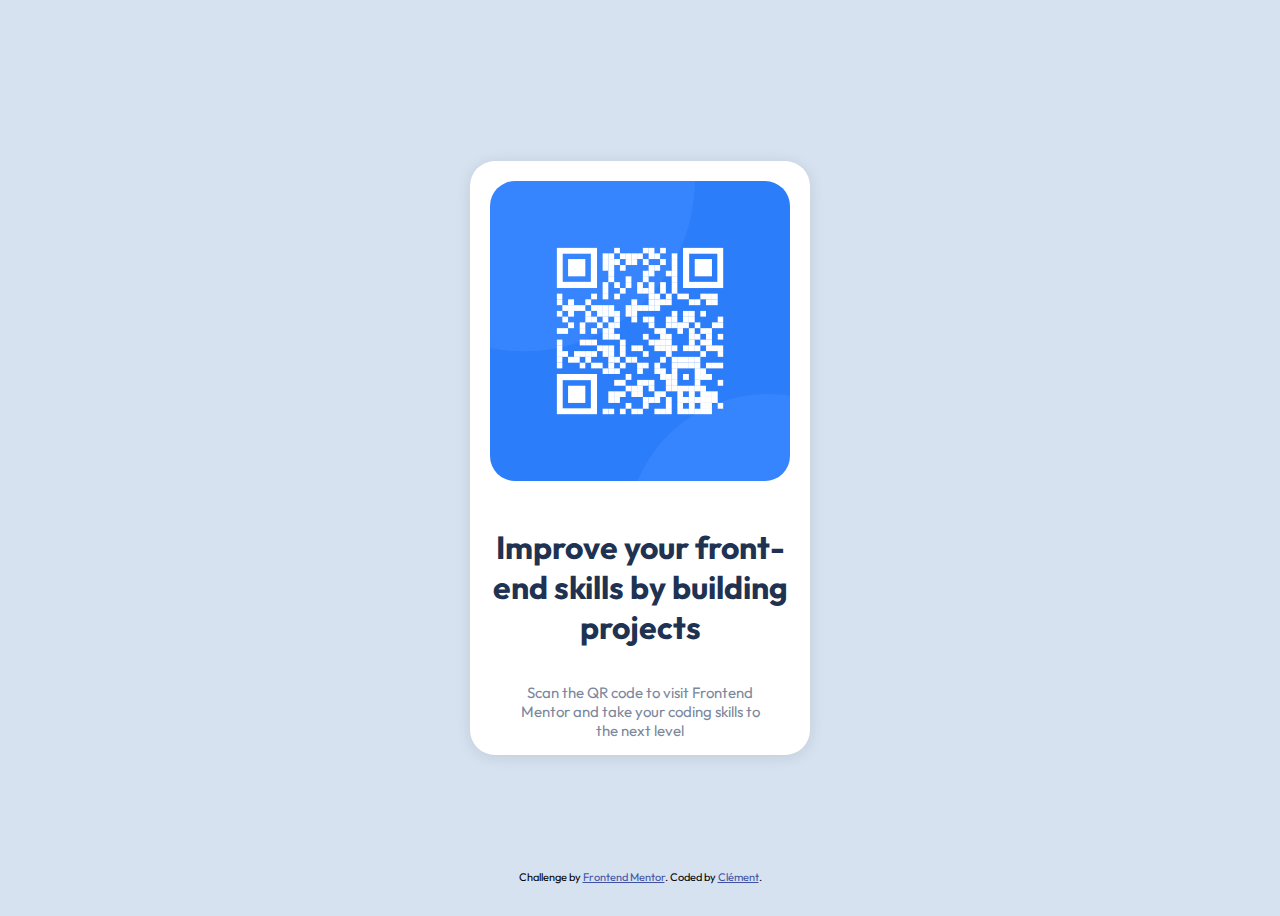
<file: qr-code-component/index.html>
<!DOCTYPE html>
<html lang="en">
	<head>
		<meta charset="UTF-8">
		<meta name="viewport" content="width=device-width, initial-scale=1.0" /> <!-- displays site properly based on user's device -->

		<link rel="icon" type="image/png" sizes="32x32" href="./images/favicon-32x32.png" />
		<link rel="stylesheet" href="./style.css" />

		<link rel="preconnect" href="https://fonts.googleapis.com" />
		<link rel="preconnect" href="https://fonts.gstatic.com" crossorigin />
		<link href="https://fonts.googleapis.com/css2?family=Outfit:wght@400;700&display=swap" rel="stylesheet" />

		<title>Frontend Mentor | QR code component</title>
	</head>

	<body>
		<main class="container">
			<div class="image-container">
				<img src="./images/image-qr-code.png" alt="qr-code" />
			</div>

			<div class="text-container">
				<h1>Improve your front-end skills by building projects</h1>

				<p>Scan the QR code to visit Frontend Mentor and take your coding skills to the next level</p>
			</div>
		</main>

		<footer class="attribution">
			Challenge by <a href="https://www.frontendmentor.io?ref=challenge" target="_blank">Frontend Mentor</a>. 
			Coded by <a href="https://github.com/clement-jny">Clément</a>.
		</footer>
	</body>
</html>
</file>
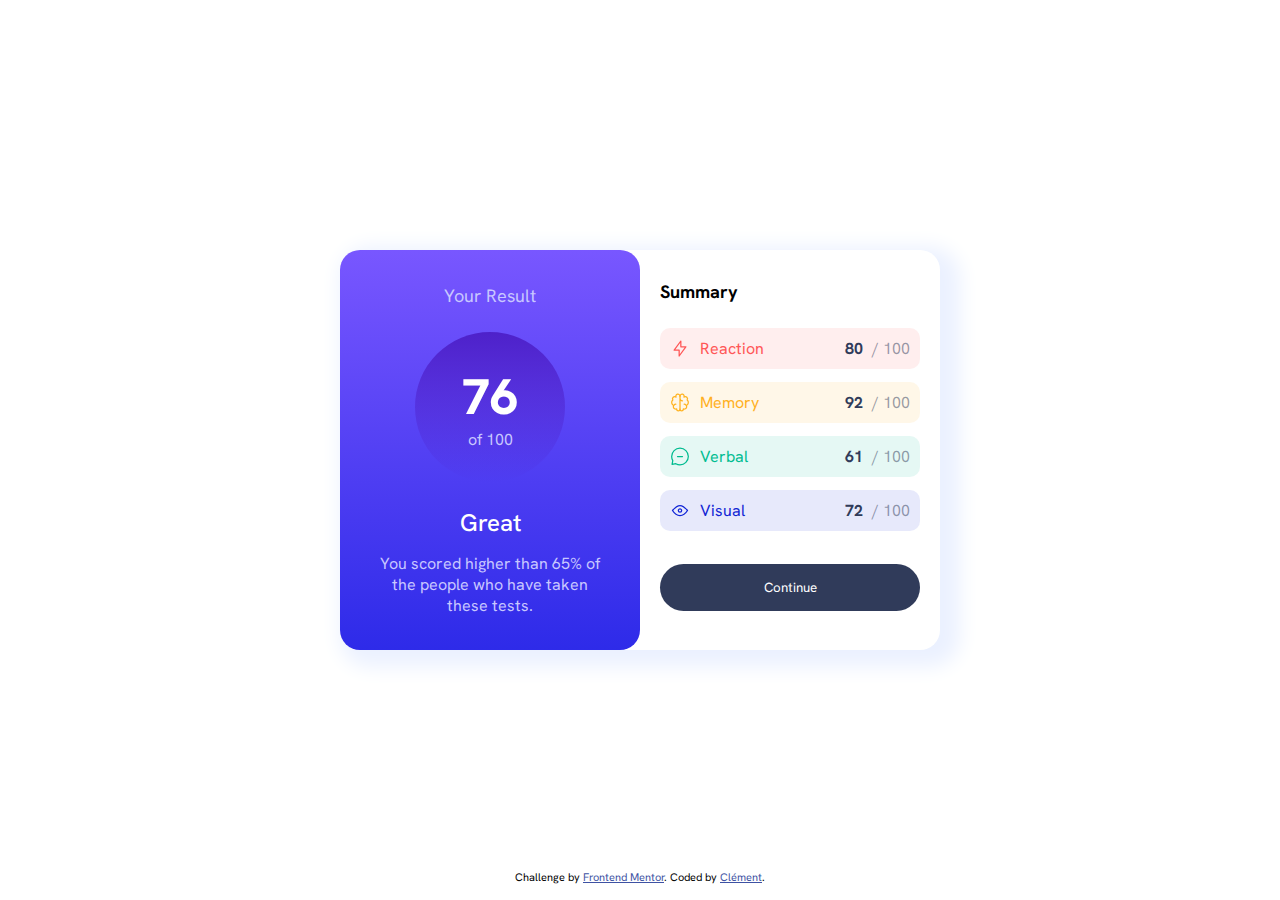
<file: results-summary-component/index.html>
<!DOCTYPE html>
<html lang="en">

<head>
	<meta charset="UTF-8" />
	<meta name="viewport" content="width=device-width, initial-scale=1.0" />
	<!-- displays site properly based on user's device -->

	<link rel="icon" type="image/png" sizes="32x32" href="./assets/favicon-32x32.png" />
	<link rel="stylesheet" href="./style.css" />

	<title>Frontend Mentor | Results summary component</title>
</head>

<body>
	<main class="container">
		<div class="container__left-board">
			<p class="left-board__result">Your Result</p>

			<div class="left-board__score">
				<h1>76</h1>
				<p>of 100</p>
			</div>

			<div class="left-board__text">
				<h2>Great</h2>
				<p>You scored higher than 65% of the people who have taken these tests.</p>
			</div>
		</div>

		<div class="container__right-board">
			<p class="right-board__summary">Summary</p>

			<div class="right-board__item right-board__reaction">
				<p class="reaction__text"><img src="./assets/icon-reaction.svg" alt="Reaction icon" /> Reaction</p>
				<p class="reaction__score"><span>80</span> / 100</p>
			</div>
			<div class="right-board__item right-board__memory">
				<p class="memory__text"><img src="./assets/icon-memory.svg" alt="Memory icon" /> Memory</p>
				<p class="memory__score"><span>92</span> / 100</p>
			</div>
			<div class="right-board__item right-board__verbal">
				<p class="verbal__text"><img src="./assets/icon-verbal.svg" alt="Verbal icon" /> Verbal</p>
				<p class="verbal__score"><span>61</span> / 100</p>
			</div>
			<div class="right-board__item right-board__visual">
				<p class="visual__text"><img src="./assets/icon-visual.svg" alt="Visual icon" /> Visual</p>
				<p class="visual__score"><span>72</span> / 100</p>
			</div>

			<button>Continue</button>
		</div>
	</main>

	<footer class="attribution">
		Challenge by <a href="https://www.frontendmentor.io?ref=challenge" target="_blank">Frontend Mentor</a>.
		Coded by <a href="https://github.com/clement-jny">Clément</a>.
	</footer>
</body>

</html>
</file>
<file: qr-code-component/style.css>
:root {
	--white: hsl(0, 0%, 100%);
	--lightGray: hsl(212, 45%, 89%);
	--grayishBlue: hsl(220, 15%, 55%);
	--darkBlue: hsl(218, 44%, 22%);
}

* {
	font-family: 'Outfit', sans-serif;
}

body {
	height: 100vh;
	display: flex;
	justify-content: center;
	align-items: center;
	flex-direction: column;
	background-color: var(--lightGray)
}

.container {
	background-color: var(--white);
	border-radius: 25px;
	display: flex;
	justify-content: center;
	align-items: center;
	flex-direction: column;
	box-shadow: 0 2px 15px rgba(0,0,0,.1) ;
}

.container img {
	border-radius: 25px;
	height: 300px;
	width: 300px;
	margin: 20px;
}

.container .text-container {
	display: flex;
	justify-content: center;
	align-items: center;
	flex-direction: column;
	text-align: center;
}

.container h1 {
	width: 300px;
	color: var(--darkBlue);
	font-weight: 700;
}

.container p {
	width: 250px;
	color: var(--grayishBlue);
	font-size: 15px;
	font-weight: 400;
}

.attribution {
	font-size: 11px;
	text-align: center;
}

.attribution a {
	color: hsl(228, 45%, 44%);
}

.attribution {
	position: absolute;
	bottom: 0;
	margin-bottom: 1rem;
}
</file>
<file: results-summary-component/style.css>
/* Import font */
@import url('https://fonts.googleapis.com/css2?family=Hanken+Grotesk:wght@500;700;800&display=swap');

:root {
	/* Primary color */
	--lightRed: hsl(0, 100%, 67%); /* Reaction - back & color */
	--orangeyYellow: hsl(39, 100%, 56%); /* Memory - back & color */
	--greenTeal: hsl(166, 100%, 37%); /* Verbal - back & color */
	--cobaltBlue: hsl(234, 85%, 45%); /* Visual - back & color */

	/* Grandients color */
	--lightSlateBlue: hsl(252, 100%, 67%); /* Left back gradient */
	--lightRoyalBlue: hsl(241, 81%, 54%); /* Left back gradient */
	--violetBlue: hsla(256, 72%, 46%, 1); /* Left back circle gradient */
	--persianBlue: hsla(241, 72%, 46%, 0); /* Left back circle gradient */

	/* Neutral color */
	--white: hsl(0, 0%, 100%); /* Global & right back */
	--paleBlue: hsl(221, 100%, 96%); /* Shadow */
	--lightLavender: hsl(241, 100%, 89%); /* Some text left board */
	--darkGrayBlue: hsl(224, 30%, 27%); /* Score & button right board */
}

* {
	margin: 0;
	padding: 0;
	box-sizing: border-box;
	font-family: 'Hanken Grotesk', sans-serif;
}

body {
	height: 100vh;
	display: flex;
	justify-content: center;
	align-items: center;
	background-color: var(--white);
}


.container {
	display: flex;
	flex-direction: row;
	background-color: var(--white);
	height: 400px;
	width: 600px;
	border-radius: 20px;
	box-shadow: 10px 7px 20px 10px var(--paleBlue);
}


/* Left board */
.container__left-board {
	width: 50%;
	color: var(--white);
	border-radius: 20px;
	text-align: center;
	background: linear-gradient(var(--lightSlateBlue), var(--lightRoyalBlue));
	display: flex;
	justify-content: center;
	align-items: center;
	flex-direction: column;
	gap: 15px;
}

.container__left-board .left-board__result {
	color: var(--lightLavender);
	font-size: 18px;
	margin-bottom: 10px;
}

.container__left-board .left-board__score {
	background: linear-gradient(var(--violetBlue), var(--persianBlue));
	height: 150px;
	width: 150px;
	border-radius: 100%;
	display: flex;
	justify-content: center;
	align-items: center;
	flex-direction: column;
}
.container__left-board .left-board__score h1 {
	font-size: 50px;
	font-weight: 800;
}
.container__left-board .left-board__score p {
	color: var(--lightLavender);
}

.container__left-board .left-board__text {
	width: 225px;
	margin-top: 10px;
}
.container__left-board .left-board__text h2 {
	margin-bottom: 15px;
	font-weight: 500;
}
.container__left-board .left-board__text p {
	color: var(--lightLavender);
}


/* Right board */
.container__right-board {
	width: 50%;
	padding: 20px;
	display: flex;
	flex-direction: column;
}
.container__right-board .right-board__summary {
	font-size: 18px;
	font-weight: 700;
	margin-top: 10px;
	margin-bottom: 25px;
}

.container__right-board .right-board__item {
	padding: 10px;
	margin-bottom: 13px;
	border-radius: 10px;
	display: flex;
	justify-content: space-between;
	align-items: center;
}

/* .right-board__item p {
	color: var(--darkGrayBlue);
} */

.container__right-board .right-board__reaction {
	background-color: hsla(0, 100%, 67%, 0.1);
	color: var(--lightRed);
}
.container__right-board .right-board__reaction .reaction__text {
	display: flex;
	gap: 10px;
}
.container__right-board .right-board__reaction .reaction__score {
	color: hsla(224, 30%, 27%, 0.5)
}
.container__right-board .right-board__reaction .reaction__score span {
	color: var(--darkGrayBlue);
	font-weight: 700;
	margin-right: 5px;
}

.container__right-board .right-board__memory {
	background-color: hsla(39, 100%, 56%, 0.1);
	color: var(--orangeyYellow);
}
.container__right-board .right-board__memory .memory__text {
	display: flex;
	gap: 10px;
}
.container__right-board .right-board__memory .memory__score {
	color: hsla(224, 30%, 27%, 0.5)
}
.container__right-board .right-board__memory .memory__score span {
	color: var(--darkGrayBlue);
	font-weight: 700;
	margin-right: 5px;
}

.container__right-board .right-board__verbal {
	background-color: hsla(166, 100%, 37%, 0.1);
	color: var(--greenTeal);
}
.container__right-board .right-board__verbal .verbal__text {
	display: flex;
	gap: 10px;
}
.container__right-board .right-board__verbal .verbal__score {
	color: hsla(224, 30%, 27%, 0.5)
}
.container__right-board .right-board__verbal .verbal__score span {
	color: var(--darkGrayBlue);
	font-weight: 700;
	margin-right: 5px;
}

.container__right-board .right-board__visual {
	background-color: hsla(234, 85%, 45%, 0.1);
	color: var(--cobaltBlue);
}
.container__right-board .right-board__visual .visual__text {
	display: flex;
	gap: 10px;
}
.container__right-board .right-board__visual .visual__score {
	color: hsla(224, 30%, 27%, 0.5)
}
.container__right-board .right-board__visual .visual__score span {
	color: var(--darkGrayBlue);
	font-weight: 700;
	margin-right: 5px;
}


.container__right-board button {
	color: var(--white);
	margin-top: 20px;
	padding: 15px;
	border: none;
	border-radius: 30px;
	background-color: var(--darkGrayBlue)
}
.container__right-board button:hover {
	cursor: pointer;
	background: linear-gradient(var(--lightSlateBlue), var(--lightRoyalBlue));
}


.attribution {
	position: absolute;
	bottom: 0;
	margin-bottom: 1rem;
	font-size: 11px;
	text-align: center;
}
.attribution a {
	color: hsl(228, 45%, 44%);
}
</file>
